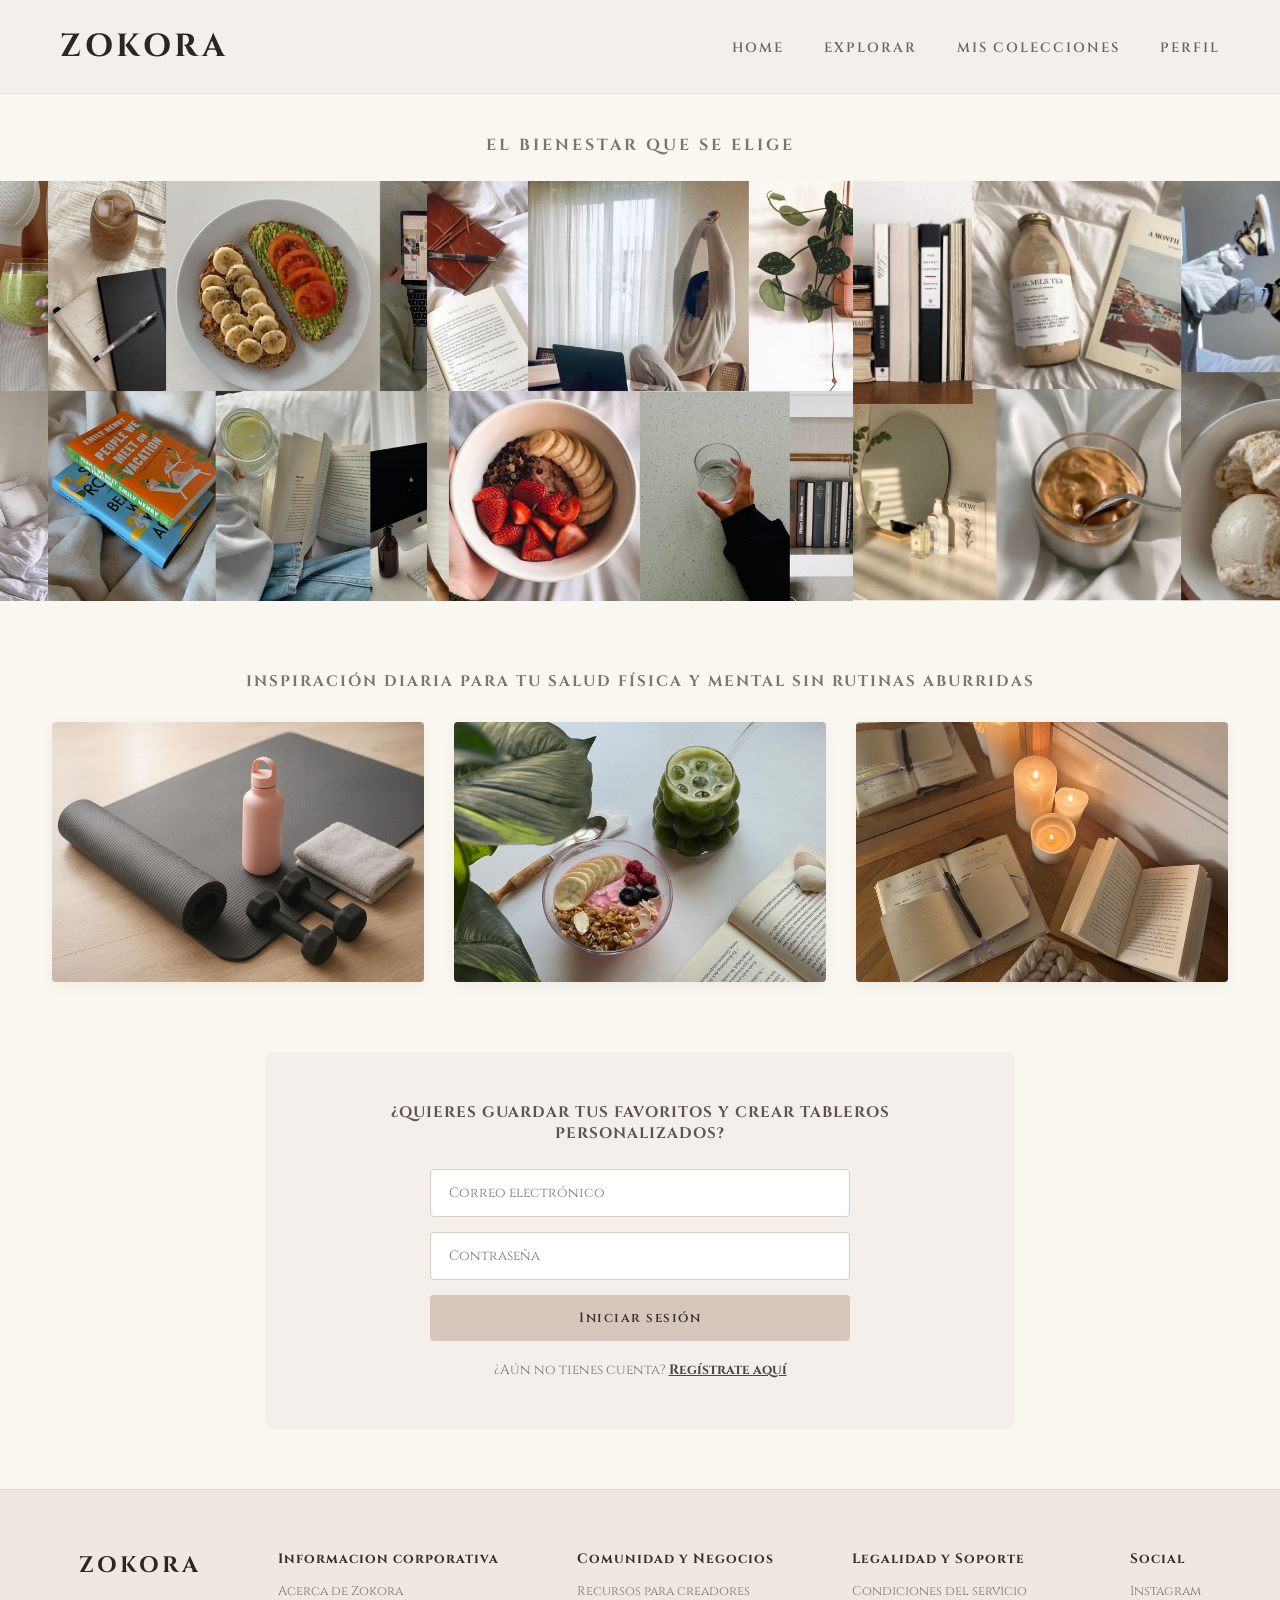
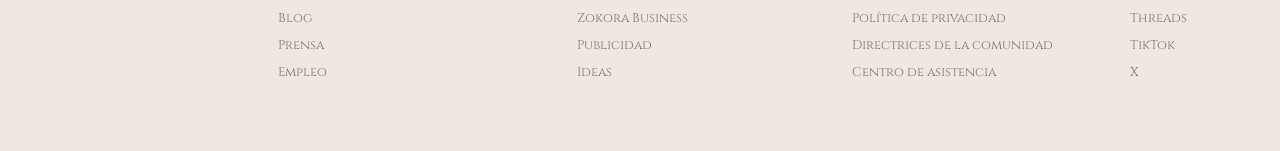
<file: ZOKORA/index.html>
<!DOCTYPE html>
<html lang="es">
<head>
    <meta charset="UTF-8">
    <meta name="viewport" content="width=device-width, initial-scale=1.0">
    <title>Zokora - El bienestar que se elige</title>
    <!-- Importación de tipografía Cinzel desde Google Fonts -->
    <link href="https://fonts.googleapis.com/css2?family=Cinzel:wght@400;500;600;700&display=swap" rel="stylesheet">
    <link rel="stylesheet" href="css/style.css">
</head>
<body>

    <!-- HEADER / LOGO A LA IZQUIERDA Y MENÚ A LA DERECHA -->
    <header class="main-header">
        <div class="logo-container">
            <a href="index.html"><h1>ZOKORA</h1></a>
        </div>
        <nav class="nav-menu">
            <ul>
                <li><a href="index.html">HOME</a></li>
                <li><a href="explorar.html">EXPLORAR</a></li>
                <li><a href="colecciones.html">MIS COLECCIONES</a></li>
                <li><a href="perfil.html">PERFIL</a></li>
            </ul>
        </nav>
    </header>

    <!-- BANNER INICIAL FULL-WIDTH (Ancho completo) -->
    <section class="welcome-banner">
        <h2>EL BIENESTAR QUE SE ELIGE</h2>
        <div class="banner-grid-full">
            <img src="img/banner1.png" alt="Banner Zokora 1">
            <img src="img/banner2.png" alt="Banner Zokora 2">
            <img src="img/banner3.png" alt="Banner Zokora 3">
        </div>
    </section>

    <!-- CONTENIDO PRINCIPAL -->
    <main class="home-container">
        
        <!-- Sección de Inspiración -->
        <section class="inspiration-section">
            <h3>INSPIRACIÓN DIARIA PARA TU SALUD FÍSICA Y MENTAL SIN RUTINAS ABURRIDAS</h3>
            <div class="inspiration-grid">
                <img src="img/banner4.png" alt="Inspiración 1">
                <img src="img/banner5.png" alt="Inspiración 2">
                <img src="img/banner6.png" alt="Inspiración 3">
            </div>
        </section>

        <!-- Sección de Registro / Login rápido -->
        <section class="auth-promo-section">
            <h3>¿QUIERES GUARDAR TUS FAVORITOS Y CREAR TABLEROS PERSONALIZADOS?</h3>
            <form class="quick-login-form" action="perfil.html" method="POST">
                <input type="email" placeholder="Correo electrónico" required>
                <input type="password" placeholder="Contraseña" required>
                <button type="submit">Iniciar sesión</button>
            </form>
            <p class="register-prompt">
                ¿Aún no tienes cuenta? <a href="registro.html">Regístrate aquí</a>
            </p>
        </section>

    </main>

    <!-- FOOTER / PIE DE PÁGINA -->
    <footer class="main-footer">
        <div class="footer-col">
            <h3>ZOKORA</h3>
        </div>
        <div class="footer-col">
            <h4>Informacion corporativa</h4>
            <ul>
                <li><a href="#">Acerca de Zokora</a></li>
                <li><a href="#">Blog</a></li>
                <li><a href="#">Prensa</a></li>
                <li><a href="#">Empleo</a></li>
            </ul>
        </div>
        <div class="footer-col">
            <h4>Comunidad y Negocios</h4>
            <ul>
                <li><a href="#">Recursos para creadores</a></li>
                <li><a href="#">Zokora Business</a></li>
                <li><a href="#">Publicidad</a></li>
                <li><a href="#">Ideas</a></li>
            </ul>
        </div>
        <div class="footer-col">
            <h4>Legalidad y Soporte</h4>
            <ul>
                <li><a href="#">Condiciones del servicio</a></li>
                <li><a href="#">Política de privacidad</a></li>
                <li><a href="#">Directrices de la comunidad</a></li>
                <li><a href="contacto.html">Centro de asistencia</a></li>
            </ul>
        </div>
        <div class="footer-col">
            <h4>Social</h4>
            <ul>
                <li><a href="#">Instagram</a></li>
                <li><a href="#">Threads</a></li>
                <li><a href="#">TikTok</a></li>
                <li><a href="#">X</a></li>
            </ul>
        </div>
    </footer>

</body>
</html>
</file>
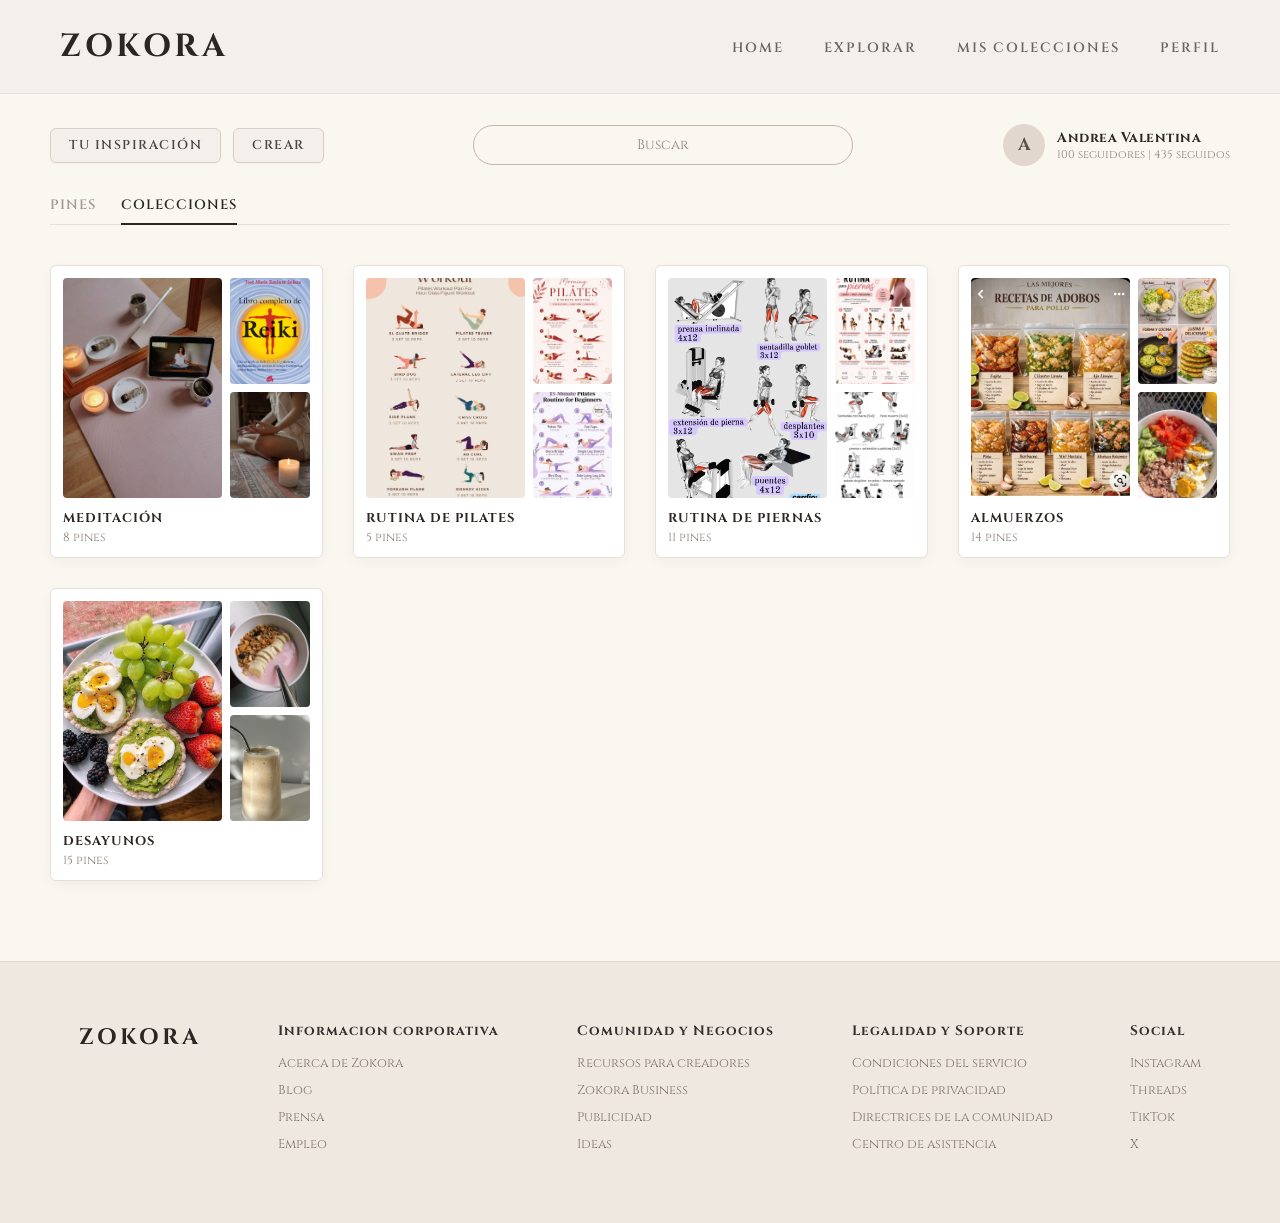
<file: ZOKORA/colecciones.html>
<!DOCTYPE html>
<html lang="es">
<head>
    <meta charset="UTF-8">
    <meta name="viewport" content="width=device-width, initial-scale=1.0">
    <title>Zokora - Mis Colecciones</title>
    <!-- Importación de tipografía Cinzel desde Google Fonts -->
    <link href="https://fonts.googleapis.com/css2?family=Cinzel:wght@400;500;600;700&display=swap" rel="stylesheet">
    <link rel="stylesheet" href="css/style.css">
</head>
<body>

    <!-- HEADER -->
    <header class="main-header">
        <div class="logo-container">
            <a href="index.html"><h1>ZOKORA</h1></a>
        </div>
        <nav class="nav-menu">
            <ul>
                <li><a href="index.html">HOME</a></li>
                <li><a href="explorar.html">EXPLORAR</a></li>
                <li><a href="colecciones.html" class="active">MIS COLECCIONES</a></li>
                <li><a href="perfil.html">PERFIL</a></li>
            </ul>
        </nav>
    </header>

    <!-- CONTENIDO PRINCIPAL: MIS COLECCIONES -->
    <main class="collections-container">
        
        <!-- Barra superior de búsqueda y perfil -->
        <div class="collections-top-bar">
            <div class="action-buttons">
                <button class="filter-tag-btn">TU INSPIRACIÓN</button>
                <button class="filter-tag-btn">CREAR</button>
            </div>
            
            <div class="search-wrapper">
                <input type="text" placeholder="Buscar">
            </div>

            <div class="user-profile-badge">
                <div class="avatar-circle">A</div>
                <div class="user-info">
                    <span class="user-name">Andrea Valentina</span>
                    <span class="user-stats">100 seguidores | 435 seguidos</span>
                </div>
            </div>
        </div>

        <!-- Pestañas de Navegación Interna -->
        <div class="collections-tabs">
            <a href="#" class="tab-link">PINES</a>
            <a href="#" class="tab-link active-tab">COLECCIONES</a>
        </div>

        <!-- Cuadrícula de Tarjetas de Colecciones -->
        <div class="collections-grid">
            
            <!-- Colección 1: Meditacion -->
            <div class="collection-card">
                <div class="collection-preview-grid">
                    <div class="col-main-img"><img src="img/meditacion.png" alt="Meditacion 1"></div>
                    <div class="col-sub-imgs">
                        <img src="img/meditacion2.png" alt="Meditacion 2">
                        <img src="img/meditacion3.png" alt="Meditación 3">
                    </div>
                </div>
                <div class="collection-info">
                    <h3>MEDITACIÓN</h3>
                    <p>8 pines</p>
                </div>
            </div>

            <!-- Colección 2: Rutina de Pilates -->
            <div class="collection-card">
                <div class="collection-preview-grid">
                    <div class="col-main-img"><img src="img/pilates1.png" alt="Pilates 1"></div>
                    <div class="col-sub-imgs">
                        <img src="img/pilates2.png" alt="Pilates 2">
                        <img src="img/pilates3.png" alt="Pilates 3">
                    </div>
                </div>
                <div class="collection-info">
                    <h3>RUTINA DE PILATES</h3>
                    <p>5 pines</p>
                </div>
            </div>

            <!-- Colección 3: Rutina de Piernas -->
            <div class="collection-card">
                <div class="collection-preview-grid">
                    <div class="col-main-img"><img src="img/piernas1.png" alt="Piernas 1"></div>
                    <div class="col-sub-imgs">
                        <img src="img/piernas2.png" alt="Piernas 2">
                        <img src="img/piernas3.png" alt="Piernas 3">
                    </div>
                </div>
                <div class="collection-info">
                    <h3>RUTINA DE PIERNAS</h3>
                    <p>11 pines</p>
                </div>
            </div>

            <!-- Colección 4: Almuerzos -->
            <div class="collection-card">
                <div class="collection-preview-grid">
                    <div class="col-main-img"><img src="img/almuerzo1.png" alt="Almuerzo 1"></div>
                    <div class="col-sub-imgs">
                        <img src="img/almuerzo2.png" alt="Almuerzo 2">
                        <img src="img/almuerzo3.png" alt="Almuerzo 3">
                    </div>
                </div>
                <div class="collection-info">
                    <h3>ALMUERZOS</h3>
                    <p>14 pines</p>
                </div>
            </div>

            <!-- Colección 5: Desayunos (Abajo a la izquierda) -->
            <div class="collection-card">
                <div class="collection-preview-grid">
                    <div class="col-main-img"><img src="img/desayuno1.png" alt="Desayuno 1"></div>
                    <div class="col-sub-imgs">
                        <img src="img/desayuno2.png" alt="Desayuno 2">
                        <img src="img/desayuno3.png" alt="Desayuno 3">
                    </div>
                </div>
                <div class="collection-info">
                    <h3>DESAYUNOS</h3>
                    <p>15 pines</p>
                </div>
            </div>

        </div>

    </main>

    <!-- FOOTER -->
    <footer class="main-footer">
        <div class="footer-col">
            <h3>ZOKORA</h3>
        </div>
        <div class="footer-col">
            <h4>Informacion corporativa</h4>
            <ul>
                <li><a href="#">Acerca de Zokora</a></li>
                <li><a href="#">Blog</a></li>
                <li><a href="#">Prensa</a></li>
                <li><a href="#">Empleo</a></li>
            </ul>
        </div>
        <div class="footer-col">
            <h4>Comunidad y Negocios</h4>
            <ul>
                <li><a href="#">Recursos para creadores</a></li>
                <li><a href="#">Zokora Business</a></li>
                <li><a href="#">Publicidad</a></li>
                <li><a href="#">Ideas</a></li>
            </ul>
        </div>
        <div class="footer-col">
            <h4>Legalidad y Soporte</h4>
            <ul>
                <li><a href="#">Condiciones del servicio</a></li>
                <li><a href="#">Política de privacidad</a></li>
                <li><a href="#">Directrices de la comunidad</a></li>
                <li><a href="contacto.html">Centro de asistencia</a></li>
            </ul>
        </div>
        <div class="footer-col">
            <h4>Social</h4>
            <ul>
                <li><a href="#">Instagram</a></li>
                <li><a href="#">Threads</a></li>
                <li><a href="#">TikTok</a></li>
                <li><a href="#">X</a></li>
            </ul>
        </div>
    </footer>

</body>
</html>
</file>
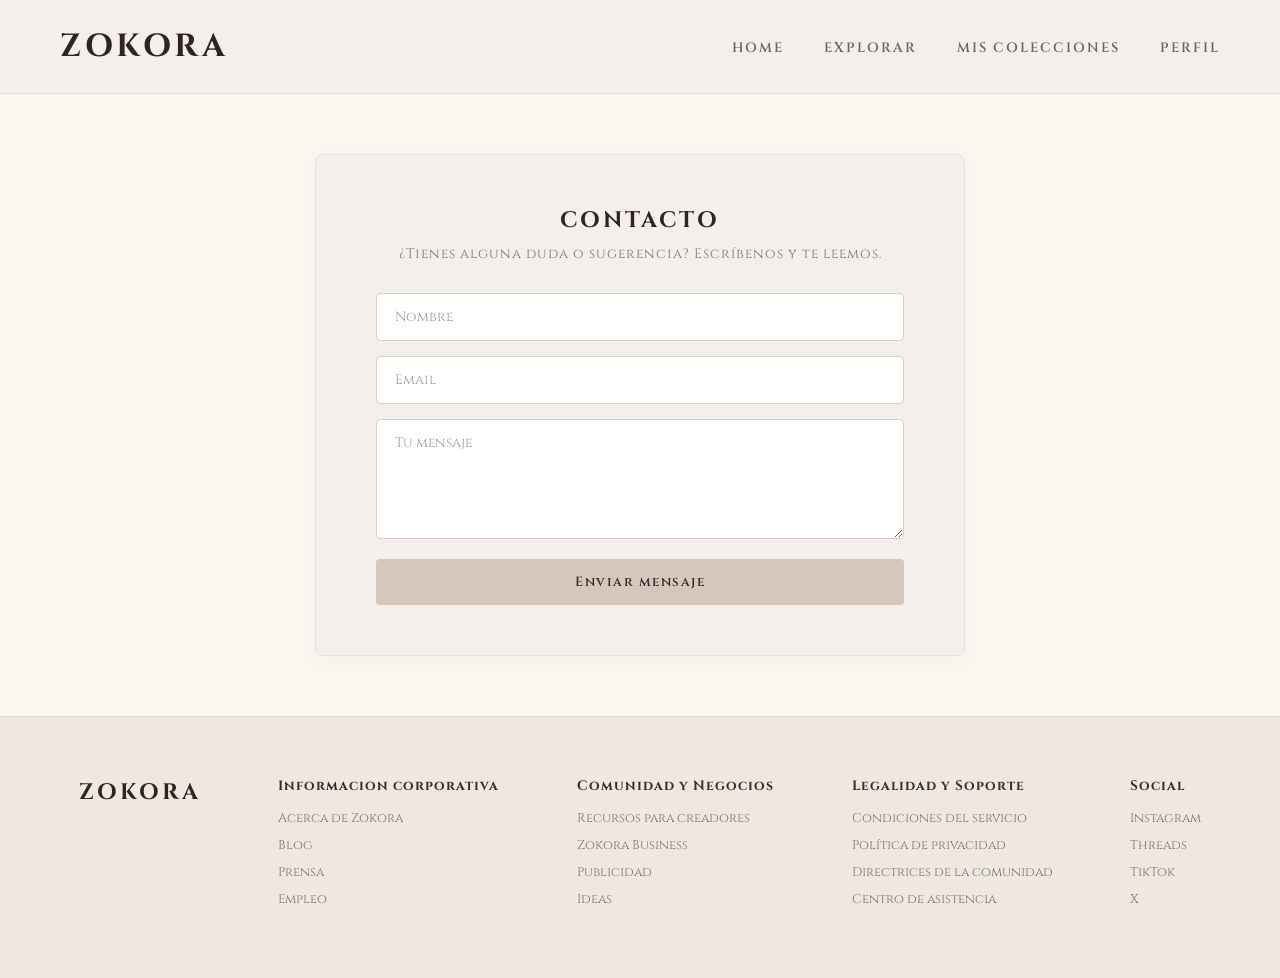
<file: ZOKORA/contacto.html>
<!DOCTYPE html>
<html lang="es">
<head>
    <meta charset="UTF-8">
    <meta name="viewport" content="width=device-width, initial-scale=1.0">
    <title>Zokora - Contacto</title>
    <!-- Importación de tipografía Cinzel desde Google Fonts -->
    <link href="https://fonts.googleapis.com/css2?family=Cinzel:wght@400;500;600;700&display=swap" rel="stylesheet">
    <link rel="stylesheet" href="css/style.css">
</head>
<body>

    <!-- HEADER -->
    <header class="main-header">
        <div class="logo-container">
            <a href="index.html"><h1>ZOKORA</h1></a>
        </div>
        <nav class="nav-menu">
            <ul>
                <li><a href="index.html">HOME</a></li>
                <li><a href="explorar.html">EXPLORAR</a></li>
                <li><a href="colecciones.html">MIS COLECCIONES</a></li>
                <li><a href="perfil.html">PERFIL</a></li>
            </ul>
        </nav>
    </header>

    <!-- CONTENIDO PRINCIPAL: CONTACTO -->
    <main class="contact-container">
        <div class="contact-card">
            <h2>CONTACTO</h2>
            <p class="contact-subtitle">¿Tienes alguna duda o sugerencia? Escríbenos y te leemos.</p>

            <form class="contact-form" action="#" method="POST">
                <input type="text" placeholder="Nombre" required>
                <input type="email" placeholder="Email" required>
                <textarea placeholder="Tu mensaje" rows="5" required></textarea>
                
                <button type="submit" class="submit-btn">Enviar mensaje</button>
            </form>
        </div>
    </main>

    <!-- FOOTER -->
    <footer class="main-footer">
        <div class="footer-col">
            <h3>ZOKORA</h3>
        </div>
        <div class="footer-col">
            <h4>Informacion corporativa</h4>
            <ul>
                <li><a href="#">Acerca de Zokora</a></li>
                <li><a href="#">Blog</a></li>
                <li><a href="#">Prensa</a></li>
                <li><a href="#">Empleo</a></li>
            </ul>
        </div>
        <div class="footer-col">
            <h4>Comunidad y Negocios</h4>
            <ul>
                <li><a href="#">Recursos para creadores</a></li>
                <li><a href="#">Zokora Business</a></li>
                <li><a href="#">Publicidad</a></li>
                <li><a href="#">Ideas</a></li>
            </ul>
        </div>
        <div class="footer-col">
            <h4>Legalidad y Soporte</h4>
            <ul>
                <li><a href="#">Condiciones del servicio</a></li>
                <li><a href="#">Política de privacidad</a></li>
                <li><a href="#">Directrices de la comunidad</a></li>
                <li><a href="contacto.html">Centro de asistencia</a></li>
            </ul>
        </div>
        <div class="footer-col">
            <h4>Social</h4>
            <ul>
                <li><a href="#">Instagram</a></li>
                <li><a href="#">Threads</a></li>
                <li><a href="#">TikTok</a></li>
                <li><a href="#">X</a></li>
            </ul>
        </div>
    </footer>

</body>
</html>
</file>
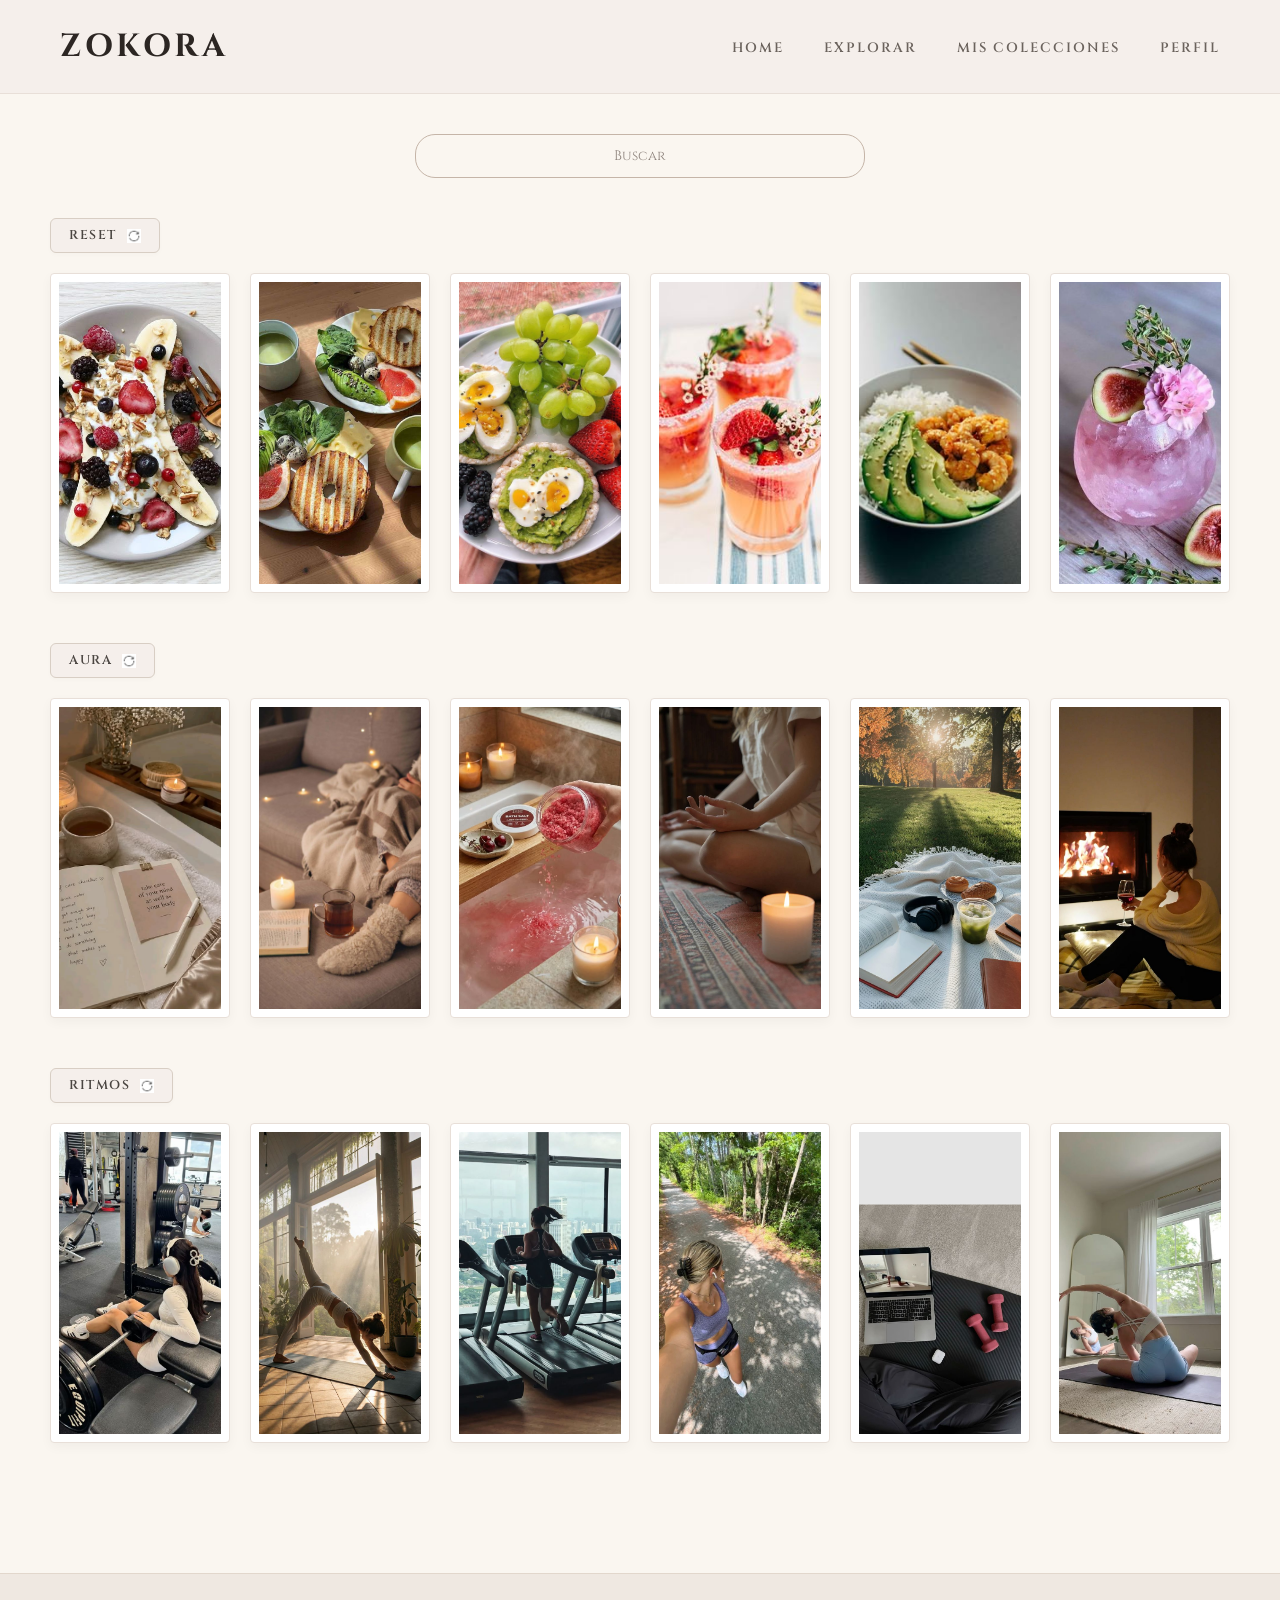
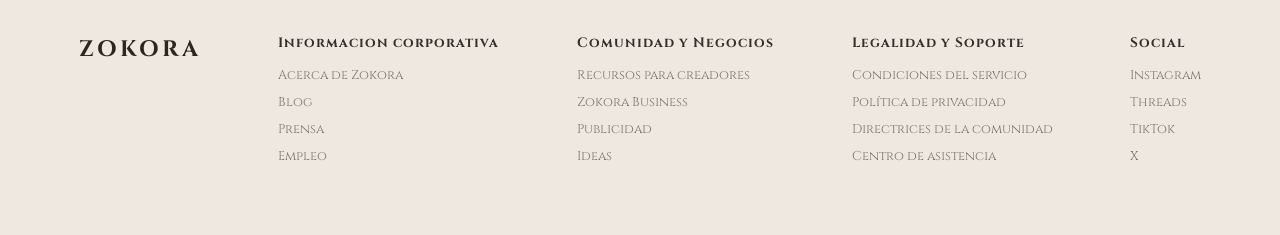
<file: ZOKORA/explorar.html>
<!DOCTYPE html>
<html lang="es">
<head>
<meta charset="UTF-8">
<meta name="viewport" content="width=device-width, initial-scale=1.0">
<title>Zokora - Explorar</title>
<!-- Importación de tipografía Cinzel desde Google Fonts -->
<link href="https://fonts.googleapis.com/css2?family=Cinzel:wght@400;500;600;700&display=swap" rel="stylesheet">
<link rel="stylesheet" href="css/style.css">
</head>
<body>

<!-- HEADER -->
<header class="main-header">
<div class="logo-container">
<a href="index.html"><h1>ZOKORA</h1></a>
</div>
<nav class="nav-menu">
<ul>
<li><a href="index.html">HOME</a></li>
<li><a href="explorar.html">EXPLORAR</a></li>
<li><a href="colecciones.html">MIS COLECCIONES</a></li>
<li><a href="perfil.html">PERFIL</a></li>
</ul>
</nav>
</header>

<!-- CONTENIDO PRINCIPAL: EXPLORAR -->
<main class="explore-container">
<!-- Barra de búsqueda superior -->
<div class="explore-search-bar">
<input type="text" placeholder="Buscar">
</div>

<!-- Botón General Reset con icono -->
<div class="category-header-top">
<button class="filter-tag-btn">
RESET <img src="img/actualizar.png" alt="Actualizar">
</button>
</div>

<!-- CATEGORÍA 1: RESET (Galería de 6 imágenes) -->
<section class="category-section">
<div class="category-grid">
<div class="explore-card"><img src="img/receta1.png" alt="Reset 1"></div>
<div class="explore-card"><img src="img/receta2.png" alt="Reset 2"></div>
<div class="explore-card"><img src="img/receta3.png" alt="Reset 3"></div>
<div class="explore-card"><img src="img/receta4.png" alt="Reset 4"></div>
<div class="explore-card"><img src="img/receta5.png" alt="Reset 5"></div>
<div class="explore-card"><img src="img/receta6.png" alt="Reset 6"></div>
</div>
</section>

<!-- CATEGORÍA 2: AURA -->
<section class="category-section">
<div class="category-title-bar">
<button class="filter-tag-btn">
AURA <img src="img/actualizar.png" alt="Actualizar">
</button>
</div>
<div class="category-grid">
<div class="explore-card"><img src="img/desconexion1.png" alt="Aura 1"></div>
<div class="explore-card"><img src="img/desconexion2.png" alt="Aura 2"></div>
<div class="explore-card"><img src="img/desconexion3.png" alt="Aura 3"></div>
<div class="explore-card"><img src="img/desconexion4.png" alt="Aura 4"></div>
<div class="explore-card"><img src="img/desconexion5.png" alt="Aura 5"></div>
<div class="explore-card"><img src="img/desconexion6.png" alt="Aura 6"></div>
</div>
</section>

<!-- CATEGORÍA 3: RITMOS -->
<section class="category-section">
<div class="category-title-bar">
<button class="filter-tag-btn">
RITMOS <img src="img/actualizar.png" alt="Actualizar">
</button>
</div>
<div class="category-grid">
<div class="explore-card"><img src="img/ejercicio1.png" alt="Ritmo 1"></div>
<div class="explore-card"><img src="img/ejercicio2.png" alt="Ritmo 2"></div>
<div class="explore-card"><img src="img/ejercicio3.png" alt="Ritmo 3"></div>
<div class="explore-card"><img src="img/ejercicio4.png" alt="Ritmo 4"></div>
<div class="explore-card"><img src="img/ejercicio5.png" alt="Ritmo 5"></div>
<div class="explore-card"><img src="img/ejercicio6.png" alt="Ritmo 6"></div>
</div>
</section>

</main>

<!-- FOOTER -->
<footer class="main-footer">
<div class="footer-col">
<h3>ZOKORA</h3>
</div>
<div class="footer-col">
<h4>Informacion corporativa</h4>
<ul>
<li><a href="#">Acerca de Zokora</a></li>
<li><a href="#">Blog</a></li>
<li><a href="#">Prensa</a></li>
<li><a href="#">Empleo</a></li>
</ul>
</div>
<div class="footer-col">
<h4>Comunidad y Negocios</h4>
<ul>
<li><a href="#">Recursos para creadores</a></li>
<li><a href="#">Zokora Business</a></li>
<li><a href="#">Publicidad</a></li>
<li><a href="#">Ideas</a></li>
</ul>
</div>
<div class="footer-col">
<h4>Legalidad y Soporte</h4>
<ul>
<li><a href="#">Condiciones del servicio</a></li>
<li><a href="#">Política de privacidad</a></li>
<li><a href="#">Directrices de la comunidad</a></li>
<li><a href="contacto.html">Centro de asistencia</a></li>
</ul>
</div>
<div class="footer-col">
<h4>Social</h4>
<ul>
<li><a href="#">Instagram</a></li>
<li><a href="#">Threads</a></li>
<li><a href="#">TikTok</a></li>
<li><a href="#">X</a></li>
</ul>
</div>
</footer>

</body>
</html>
</file>
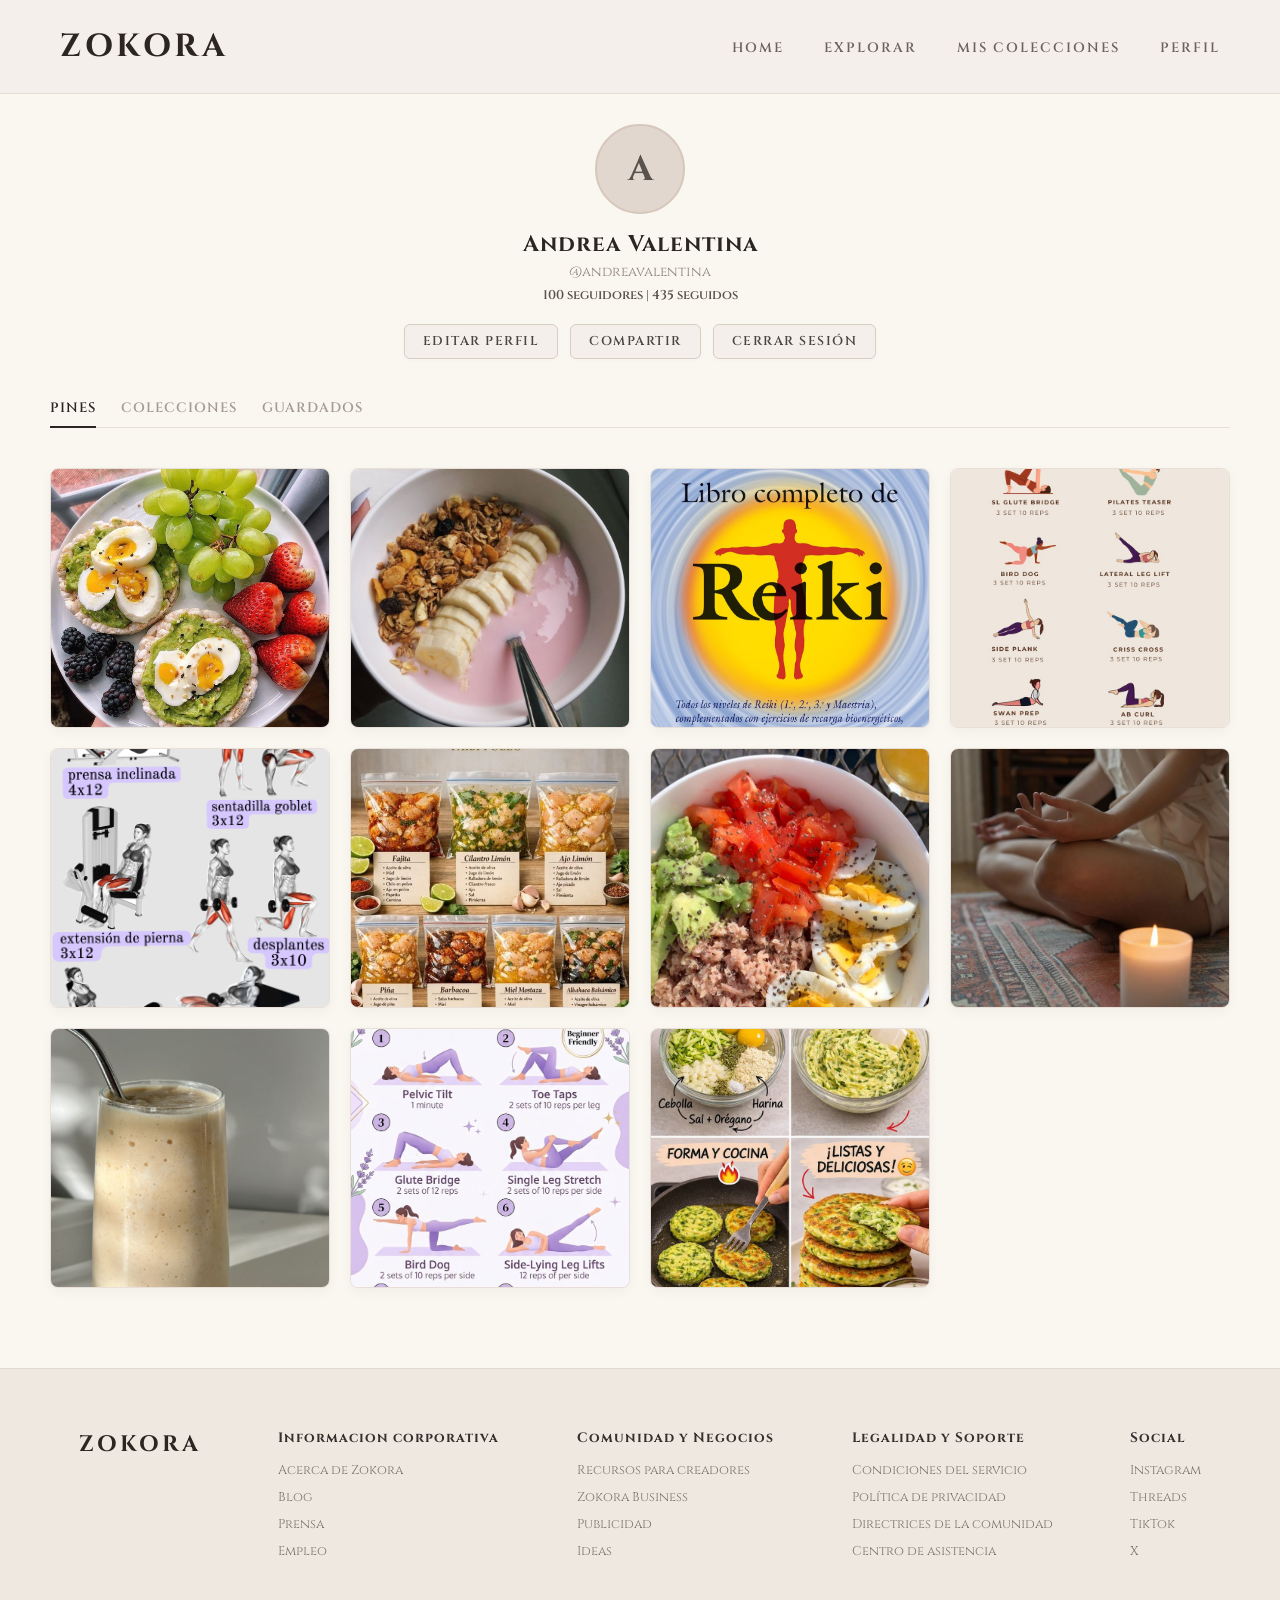
<file: ZOKORA/perfil.html>
<!DOCTYPE html>
<html lang="es">
<head>
    <meta charset="UTF-8">
    <meta name="viewport" content="width=device-width, initial-scale=1.0">
    <title>Zokora - Perfil de Andrea Valentina</title>
    <!-- Importación de tipografía Cinzel desde Google Fonts -->
    <link href="https://fonts.googleapis.com/css2?family=Cinzel:wght@400;500;600;700&display=swap" rel="stylesheet">
    <link rel="stylesheet" href="css/style.css">
</head>
<body>

    <!-- HEADER -->
    <header class="main-header">
        <div class="logo-container">
            <a href="index.html"><h1>ZOKORA</h1></a>
        </div>
        <nav class="nav-menu">
            <ul>
                <li><a href="index.html">HOME</a></li>
                <li><a href="explorar.html">EXPLORAR</a></li>
                <li><a href="colecciones.html">MIS COLECCIONES</a></li>
                <li><a href="perfil.html" class="active">PERFIL</a></li>
            </ul>
        </nav>
    </header>

    <!-- CONTENIDO PRINCIPAL: PERFIL -->
    <main class="profile-container">
        
        <div class="profile-header-card">
            <div class="profile-avatar-large">A</div>
            <div class="profile-details">
                <h2>Andrea Valentina</h2>
                <p class="profile-username">@andreavalentina</p>
                <p class="profile-stats-text">100 seguidores | 435 seguidos</p>
            </div>
            <div class="profile-actions">
                <button class="filter-tag-btn">EDITAR PERFIL</button>
                <button class="filter-tag-btn">COMPARTIR</button>
                <button class="filter-tag-btn logout-btn">CERRAR SESIÓN</button>
            </div>
        </div>

        <div class="collections-tabs">
            <a href="#" class="tab-link active-tab">PINES</a>
            <a href="#" class="tab-link">COLECCIONES</a>
            <a href="#" class="tab-link">GUARDADOS</a>
        </div>

        <div class="profile-pins-grid">
            
            <div class="pin-item"><img src="img/desayuno1.png" alt="Desayuno 1"></div>
            <div class="pin-item"><img src="img/desayuno2.png" alt="Desayuno 2"></div>
            <div class="pin-item"><img src="img/meditacion2.png" alt="Meditación 2"></div>
            <div class="pin-item"><img src="img/pilates1.png" alt="Pilates 1"></div>
            <div class="pin-item"><img src="img/piernas1.png" alt="Piernas 1"></div>
            <div class="pin-item"><img src="img/almuerzo1.png" alt="Almuerzo 1"></div>
            <div class="pin-item"><img src="img/almuerzo3.png" alt="Almuerzo 3"></div>
            <div class="pin-item"><img src="img/meditacion3.png" alt="Meditación 3"></div>
            <div class="pin-item"><img src="img/desayuno3.png" alt="Desayuno 3"></div>
            <div class="pin-item"><img src="img/pilates3.png" alt="Pilates 3"></div>
            <div class="pin-item"><img src="img/almuerzo2.png" alt="Almuerzo 2"></div>

        </div>

    </main>

    <!-- FOOTER -->
    <footer class="main-footer">
        <div class="footer-col">
            <h3>ZOKORA</h3>
        </div>
        <div class="footer-col">
            <h4>Informacion corporativa</h4>
            <ul>
                <li><a href="#">Acerca de Zokora</a></li>
                <li><a href="#">Blog</a></li>
                <li><a href="#">Prensa</a></li>
                <li><a href="#">Empleo</a></li>
            </ul>
        </div>
        <div class="footer-col">
            <h4>Comunidad y Negocios</h4>
            <ul>
                <li><a href="#">Recursos para creadores</a></li>
                <li><a href="#">Zokora Business</a></li>
                <li><a href="#">Publicidad</a></li>
                <li><a href="#">Ideas</a></li>
            </ul>
        </div>
        <div class="footer-col">
            <h4>Legalidad y Soporte</h4>
            <ul>
                <li><a href="#">Condiciones del servicio</a></li>
                <li><a href="#">Política de privacidad</a></li>
                <li><a href="#">Directrices de la comunidad</a></li>
                <li><a href="contacto.html">Centro de asistencia</a></li>
            </ul>
        </div>
        <div class="footer-col">
            <h4>Social</h4>
            <ul>
                <li><a href="#">Instagram</a></li>
                <li><a href="#">Threads</a></li>
                <li><a href="#">TikTok</a></li>
                <li><a href="#">X</a></li>
            </ul>
        </div>
    </footer>

</body>
</html>
</file>
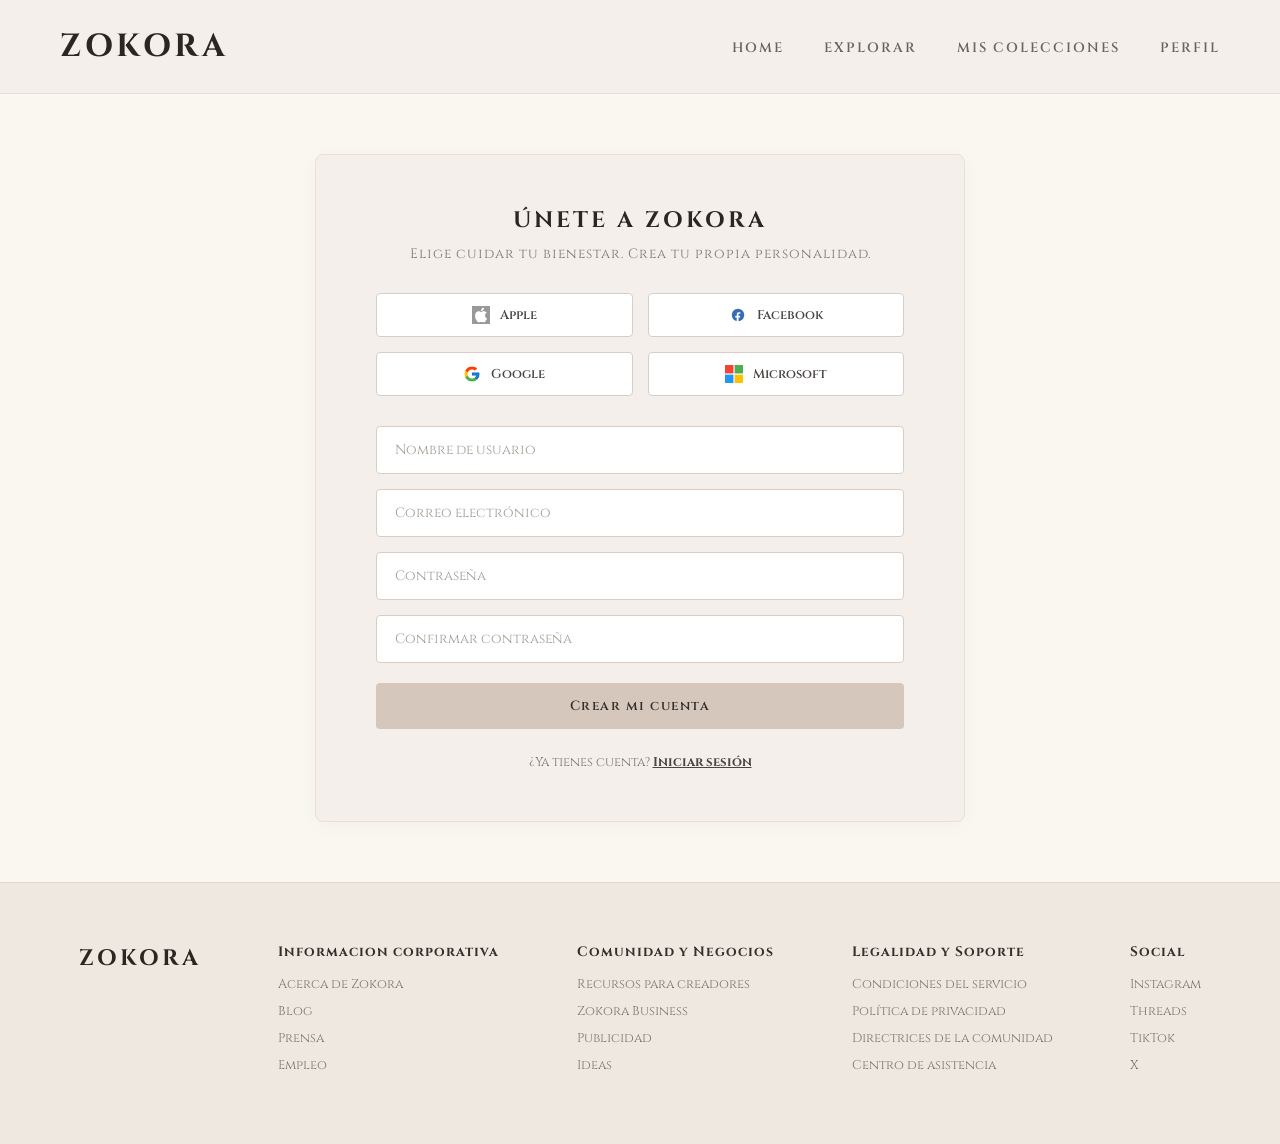
<file: ZOKORA/registro.html>
<!DOCTYPE html>
<html lang="es">
<head>
    <meta charset="UTF-8">
    <meta name="viewport" content="width=device-width, initial-scale=1.0">
    <title>Zokora - Regístrate</title>
    <!-- Importación de tipografía Cinzel desde Google Fonts -->
    <link href="https://fonts.googleapis.com/css2?family=Cinzel:wght@400;500;600;700&display=swap" rel="stylesheet">
    <link rel="stylesheet" href="css/style.css">
</head>
<body>

    <!-- HEADER -->
    <header class="main-header">
        <div class="logo-container">
            <a href="index.html"><h1>ZOKORA</h1></a>
        </div>
        <nav class="nav-menu">
            <ul>
                <li><a href="index.html">HOME</a></li>
                <li><a href="explorar.html">EXPLORAR</a></li>
                <li><a href="colecciones.html">MIS COLECCIONES</a></li>
                <li><a href="perfil.html">PERFIL</a></li>
            </ul>
        </nav>
    </header>

    <!-- CONTENIDO PRINCIPAL: REGISTRO -->
    <main class="register-container">
        <div class="register-card">
            <h2>ÚNETE A ZOKORA</h2>
            <p class="register-subtitle">Elige cuidar tu bienestar. Crea tu propia personalidad.</p>

<!-- Botones de Registro Social con iconos -->
            <div class="social-login-grid">
                <button class="social-btn">
                    <img src="img/apple.png" alt="Apple"> Apple
                </button>
                <button class="social-btn">
                    <img src="img/facebook.png" alt="Facebook"> Facebook
                </button>
                <button class="social-btn">
                    <img src="img/google.png" alt="Google"> Google
                </button>
                <button class="social-btn">
                    <img src="img/microsoft.png" alt="Microsoft"> Microsoft
                </button>
            </div>

            <!-- Formulario de Registro Tradicional -->
            <form class="register-form" action="perfil.html" method="POST">
                <input type="text" placeholder="Nombre de usuario" required>
                <input type="email" placeholder="Correo electrónico" required>
                <input type="password" placeholder="Contraseña" required>
                <input type="password" placeholder="Confirmar contraseña" required>
                
                <button type="submit" class="submit-btn">Crear mi cuenta</button>
            </form>

            <p class="login-prompt">
                ¿Ya tienes cuenta? <a href="perfil.html">Iniciar sesión</a>
            </p>
        </div>
    </main>

    <!-- FOOTER -->
    <footer class="main-footer">
        <div class="footer-col">
            <h3>ZOKORA</h3>
        </div>
        <div class="footer-col">
            <h4>Informacion corporativa</h4>
            <ul>
                <li><a href="#">Acerca de Zokora</a></li>
                <li><a href="#">Blog</a></li>
                <li><a href="#">Prensa</a></li>
                <li><a href="#">Empleo</a></li>
            </ul>
        </div>
        <div class="footer-col">
            <h4>Comunidad y Negocios</h4>
            <ul>
                <li><a href="#">Recursos para creadores</a></li>
                <li><a href="#">Zokora Business</a></li>
                <li><a href="#">Publicidad</a></li>
                <li><a href="#">Ideas</a></li>
            </ul>
        </div>
        <div class="footer-col">
            <h4>Legalidad y Soporte</h4>
            <ul>
                <li><a href="#">Condiciones del servicio</a></li>
                <li><a href="#">Política de privacidad</a></li>
                <li><a href="#">Directrices de la comunidad</a></li>
                <li><a href="contacto.html">Centro de asistencia</a></li>
            </ul>
        </div>
        <div class="footer-col">
            <h4>Social</h4>
            <ul>
                <li><a href="#">Instagram</a></li>
                <li><a href="#">Threads</a></li>
                <li><a href="#">TikTok</a></li>
                <li><a href="#">X</a></li>
            </ul>
        </div>
    </footer>

</body>
</html>
</file>
<file: ZOKORA/css/style.css>
/* --- RESET Y ESTILOS GENERALES --- */
* {
    margin: 0;
    padding: 0;
    box-sizing: border-box;
}

body {
    font-family: 'Cinzel', serif;
    background-color: #FAF6F0;
    color: #4A4541;
    display: flex;
    flex-direction: column;
    min-height: 100vh;
}

a {
    text-decoration: none;
    color: inherit;
}

ul {
    list-style: none;
}

/* --- HEADER (Logo izquierda, Menú derecha) --- */
.main-header {
    display: flex;
    justify-content: space-between;
    align-items: center;
    width: 100%;
    padding: 25px 60px;
    background-color: #F5EFEB;
    border-bottom: 1px solid #E8DFD8;
}

.logo-container h1 {
    font-size: 2rem;
    letter-spacing: 4px;
    font-weight: 700;
    color: #2C2623;
}

.nav-menu ul {
    display: flex;
    gap: 40px;
}

.main-header a {
    font-size: 0.85rem;
    font-weight: 600;
    letter-spacing: 2px;
    color: #6B635D;
    transition: color 0.3s ease;
}

.main-header a:hover {
    color: #2C2623;
}

/* --- BANNER INICIAL FULL-WIDTH (Ancho completo real) --- */
.welcome-banner {
    width: 100%;
    margin-top: 40px; /* Separación elegante respecto al header */
    margin-bottom: 70px;
    text-align: center;
}

.welcome-banner h2 {
    font-size: 1rem;
    letter-spacing: 3px;
    margin-bottom: 25px; /* Espacio entre el texto y el mosaico de imágenes */
    color: #7D746D;
}

.banner-grid-full {
    display: flex;
    width: 100vw;
    position: relative;
    left: 50%;
    right: 50%;
    margin-left: -50vw;
    margin-right: -50vw;
    height: 420px;
    overflow: hidden;
    background-color: #FFF;
}

.banner-grid-full img {
    width: 33.333%;
    height: 100%;
    object-fit: cover;
}

/* --- CONTENEDOR PRINCIPAL --- */
.home-container {
    flex: 1;
    padding: 0 40px 60px 40px;
    max-width: 1300px;
    margin: 0 auto;
    width: 100%;
}

.inspiration-section {
    text-align: center;
    margin-bottom: 70px;
}

.inspiration-section h3 {
    font-size: 0.95rem;
    letter-spacing: 2px;
    margin-bottom: 30px;
    color: #7D746D;
}

.inspiration-grid {
    display: flex;
    justify-content: center;
    gap: 30px;
}

.inspiration-grid img {
    width: 31%;
    height: 260px;
    object-fit: cover;
    border-radius: 4px;
    box-shadow: 0 4px 15px rgba(0,0,0,0.05);
}

.auth-promo-section {
    background-color: #F5EFEB;
    padding: 50px;
    border-radius: 8px;
    text-align: center;
    max-width: 750px;
    margin: 0 auto;
}

.auth-promo-section h3 {
    font-size: 0.95rem;
    letter-spacing: 1px;
    margin-bottom: 25px;
    color: #5C544F;
}

.quick-login-form {
    display: flex;
    flex-direction: column;
    gap: 15px;
    max-width: 420px;
    margin: 0 auto 20px auto;
}

.quick-login-form input {
    padding: 14px 18px;
    border: 1px solid #D8CEC4;
    border-radius: 4px;
    background-color: #FFF;
    font-size: 0.85rem;
    font-family: 'Cinzel', serif;
}

.quick-login-form button {
    padding: 14px;
    background-color: #D6C7BC;
    color: #332F2C;
    border: none;
    border-radius: 4px;
    font-weight: 600;
    letter-spacing: 1.5px;
    cursor: pointer;
    font-family: 'Cinzel', serif;
    transition: background-color 0.3s;
}

.quick-login-form button:hover {
    background-color: #C5B5A8;
}

.register-prompt {
    font-size: 0.85rem;
    color: #7D746D;
}

.register-prompt a {
    color: #4A4541;
    font-weight: 700;
    text-decoration: underline;
}

/* --- FOOTER --- */
.main-footer {
    display: flex;
    justify-content: space-around;
    background-color: #EFE8E1;
    padding: 60px 40px;
    border-top: 1px solid #E2D7CC;
    font-size: 0.8rem;
}

.footer-col h3 {
    font-size: 1.4rem;
    letter-spacing: 3px;
    margin-bottom: 20px;
    font-weight: 700;
    color: #2C2623;
}

.footer-col h4 {
    font-size: 0.85rem;
    letter-spacing: 1px;
    margin-bottom: 15px;
    color: #332F2C;
}

.footer-col ul li {
    margin-bottom: 10px;
}

.footer-col ul li a {
    color: #7D746D;
    transition: color 0.2s;
}

.footer-col ul li a:hover {
    color: #2C2623;
}
/* --- SECCIÓN DE REGISTRO --- */
.register-container {
    flex: 1;
    display: flex;
    justify-content: center;
    align-items: center;
    padding: 60px 20px;
}

.register-card {
    background-color: #F5EFEB;
    padding: 50px 60px;
    border-radius: 8px;
    text-align: center;
    max-width: 650px;
    width: 100%;
    box-shadow: 0 4px 20px rgba(0,0,0,0.03);
    border: 1px solid #E8DFD8;
}

.register-card h2 {
    font-size: 1.4rem;
    letter-spacing: 3px;
    margin-bottom: 10px;
    color: #2C2623;
    font-weight: 700;
}

.register-subtitle {
    font-size: 0.85rem;
    color: #7D746D;
    letter-spacing: 1px;
    margin-bottom: 30px;
}

/* Grid para los botones sociales */
.social-login-grid {
    display: grid;
    grid-template-columns: 1fr 1fr;
    gap: 15px;
    margin-bottom: 30px;
}

.social-btn {
    padding: 12px 20px;
    background-color: #FFF;
    border: 1px solid #D8CEC4;
    border-radius: 4px;
    font-size: 0.8rem;
    font-family: 'Cinzel', serif;
    font-weight: 600;
    color: #4A4541;
    cursor: pointer;
    transition: background-color 0.3s;
}

.social-btn:hover {
    background-color: #FAF6F0;
}

/* Formulario */
.register-form {
    display: flex;
    flex-direction: column;
    gap: 15px;
    margin-bottom: 25px;
}

.register-form input {
    padding: 14px 18px;
    border: 1px solid #D8CEC4;
    border-radius: 4px;
    background-color: #FFF;
    font-size: 0.85rem;
    font-family: 'Cinzel', serif;
    color: #4A4541;
}

.register-form input::placeholder {
    color: #A39B93;
}

.submit-btn {
    padding: 14px;
    background-color: #D6C7BC;
    color: #332F2C;
    border: none;
    border-radius: 4px;
    font-weight: 600;
    letter-spacing: 1.5px;
    cursor: pointer;
    font-family: 'Cinzel', serif;
    transition: background-color 0.3s;
    margin-top: 5px;
}

.submit-btn:hover {
    background-color: #C5B5A8;
}

.login-prompt {
    font-size: 0.8rem;
    color: #7D746D;
}

.login-prompt a {
    color: #4A4541;
    font-weight: 700;
    text-decoration: underline;
}
/* --- ESTILOS PARA LOS BOTONES SOCIALES CON ICONOS --- */
.social-btn {
    display: flex;
    align-items: center;
    justify-content: center;
    gap: 10px;
    padding: 12px 20px;
    background-color: #FFF;
    border: 1px solid #D8CEC4;
    border-radius: 4px;
    font-size: 0.8rem;
    font-family: 'Cinzel', serif;
    font-weight: 600;
    color: #4A4541;
    cursor: pointer;
    transition: background-color 0.3s;
}

.social-btn img {
    width: 18px;
    height: 18px;
    object-fit: contain;
}

.social-btn:hover {
    background-color: #FAF6F0;
}
/* --- SECCIÓN DE CONTACTO --- */
.contact-container {
    flex: 1;
    display: flex;
    justify-content: center;
    align-items: center;
    padding: 60px 20px;
}

.contact-card {
    background-color: #F5EFEB;
    padding: 50px 60px;
    border-radius: 8px;
    text-align: center;
    max-width: 650px;
    width: 100%;
    box-shadow: 0 4px 20px rgba(0,0,0,0.03);
    border: 1px solid #E8DFD8;
}

.contact-card h2 {
    font-size: 1.4rem;
    letter-spacing: 3px;
    margin-bottom: 10px;
    color: #2C2623;
    font-weight: 700;
}

.contact-subtitle {
    font-size: 0.85rem;
    color: #7D746D;
    letter-spacing: 1px;
    margin-bottom: 30px;
}

/* Formulario de contacto */
.contact-form {
    display: flex;
    flex-direction: column;
    gap: 15px;
}

.contact-form input,
.contact-form textarea {
    padding: 14px 18px;
    border: 1px solid #D8CEC4;
    border-radius: 4px;
    background-color: #FFF;
    font-size: 0.85rem;
    font-family: 'Cinzel', serif;
    color: #4A4541;
    resize: vertical;
}

.contact-form input::placeholder,
.contact-form textarea::placeholder {
    color: #A39B93;
}
/* --- SECCIÓN MIS COLECCIONES (CUADRÍCULA DE TARJETAS) --- */
.collections-container {
    max-width: 1400px;
    margin: 0 auto;
    width: 100%;
    padding: 30px 50px 80px 50px;
}

.collections-top-bar {
    display: flex;
    align-items: center;
    justify-content: space-between;
    margin-bottom: 30px;
}

.action-buttons {
    display: flex;
    gap: 12px;
}

.search-wrapper {
    flex: 1;
    display: flex;
    justify-content: center;
    padding: 0 20px;
}

.search-wrapper input {
    width: 380px;
    padding: 10px 20px;
    background-color: transparent;
    border: 1px solid #C5B5A8;
    border-radius: 20px;
    font-size: 0.85rem;
    font-family: 'Cinzel', serif;
    color: #4A4541;
    text-align: center;
    outline: none;
}

.search-wrapper input::placeholder {
    color: #8C827B;
}

.user-profile-badge {
    display: flex;
    align-items: center;
    gap: 12px;
}

.avatar-circle {
    width: 42px;
    height: 42px;
    background-color: #E2D7CE;
    border-radius: 50%;
    display: flex;
    align-items: center;
    justify-content: center;
    font-family: 'Cinzel', serif;
    font-weight: 700;
    color: #5A524C;
    font-size: 1.1rem;
}

.user-info {
    display: flex;
    flex-direction: column;
}

.user-name {
    font-family: 'Cinzel', serif;
    font-size: 0.85rem;
    font-weight: 700;
    color: #2C2623;
    letter-spacing: 0.5px;
}

.user-stats {
    font-size: 0.7rem;
    color: #8C827B;
    font-family: 'Cinzel', serif;
}

.collections-tabs {
    display: flex;
    gap: 25px;
    margin-bottom: 40px;
    border-bottom: 1px solid #E8DFD8;
    padding-bottom: 10px;
}

.tab-link {
    font-family: 'Cinzel', serif;
    font-size: 0.85rem;
    font-weight: 600;
    color: #A39B93;
    text-decoration: none;
    letter-spacing: 1px;
}

.tab-link.active-tab {
    color: #2C2623;
    border-bottom: 2px solid #2C2623;
    padding-bottom: 8px;
    margin-bottom: -11px;
}

/* Cuadrícula de 4 columnas para las colecciones */
.collections-grid {
    display: grid;
    grid-template-columns: repeat(4, 1fr);
    gap: 30px;
}

.collection-card {
    background-color: #FFFFFF;
    padding: 12px;
    border-radius: 6px;
    box-shadow: 0 4px 15px rgba(0, 0, 0, 0.04);
    border: 1px solid #E8DFD8;
    display: flex;
    flex-direction: column;
    gap: 12px;
}

/* Disposición interna de las imágenes en la tarjeta (imagen grande izquierda, dos pequeñas derecha) */
.collection-preview-grid {
    display: flex;
    gap: 8px;
    height: 220px;
}

.col-main-img {
    flex: 2;
    height: 100%;
    overflow: hidden;
    border-radius: 4px;
}

.col-main-img img {
    width: 100%;
    height: 100%;
    object-fit: cover;
}

.col-sub-imgs {
    flex: 1;
    display: flex;
    flex-direction: column;
    gap: 8px;
    height: 100%;
}

.col-sub-imgs img {
    width: 100%;
    height: calc(50% - 4px);
    object-fit: cover;
    border-radius: 4px;
}

.collection-info h3 {
    font-family: 'Cinzel', serif;
    font-size: 0.8rem;
    letter-spacing: 1px;
    color: #2C2623;
    margin-bottom: 2px;
}

.collection-info p {
    font-size: 0.75rem;
    color: #8C827B;
    font-family: 'Cinzel', serif;
}
.filter-tag-btn {
    background-color: #F4EBE2;
    border: 1px solid #D6C8BC;
    border-radius: 20px;
    padding: 9px 20px;
    font-family: 'Cinzel', serif;
    font-size: 0.75rem;
    font-weight: 600;
    color: #4A4541;
    cursor: pointer;
    letter-spacing: 0.5px;
    transition: all 0.2s ease;
}

.filter-tag-btn:hover {
    background-color: #EADFD5;
    border-color: #C5B5A8;
}
/* --- SECCIÓN PERFIL --- */
.profile-container {
    max-width: 1400px;
    margin: 0 auto;
    width: 100%;
    padding: 30px 50px 80px 50px;
}

.profile-header-card {
    display: flex;
    flex-direction: column;
    align-items: center;
    text-align: center;
    margin-bottom: 40px;
    gap: 15px;
}

.profile-avatar-large {
    width: 90px;
    height: 90px;
    background-color: #E2D7CE;
    border-radius: 50%;
    display: flex;
    align-items: center;
    justify-content: center;
    font-family: 'Cinzel', serif;
    font-weight: 700;
    color: #5A524C;
    font-size: 2.2rem;
    border: 2px solid #D6C8BC;
}

.profile-details h2 {
    font-family: 'Cinzel', serif;
    font-size: 1.4rem;
    color: #2C2623;
    letter-spacing: 1px;
    margin-bottom: 4px;
}

.profile-username {
    font-size: 0.85rem;
    color: #8C827B;
    font-family: 'Cinzel', serif;
    margin-bottom: 6px;
}

.profile-stats-text {
    font-size: 0.8rem;
    color: #5A524C;
    font-family: 'Cinzel', serif;
    font-weight: 600;
}

.profile-actions {
    display: flex;
    gap: 12px;
    margin-top: 5px;
}

/* Cuadrícula compacta para los pines del perfil en cascada simétrica */
.profile-pins-grid {
    display: grid;
    grid-template-columns: repeat(4, 1fr);
    gap: 20px;
}

.pin-item {
    background-color: #FFFFFF;
    border-radius: 8px;
    overflow: hidden;
    box-shadow: 0 4px 12px rgba(0, 0, 0, 0.04);
    border: 1px solid #E8DFD8;
    height: 260px;
}

.pin-item img {
    width: 100%;
    height: 100%;
    object-fit: cover;
    display: block;
}
/* --- ESTILO PARA EL BOTÓN DE CERRAR SESIÓN --- */
.logout-btn {
    color: #8C5347; /* Un tono sutil terracota/marrón suave para indicar salida */
    border-color: #D8C3BC;
}

.logout-btn:hover {
    background-color: #F8EDE9;
    border-color: #C8A8A0;
}
/* --- SECCIÓN EXPLORAR --- */
.explore-container {
    max-width: 1400px;
    margin: 0 auto;
    width: 100%;
    padding: 40px 50px 80px 50px;
}

/* Barra de búsqueda superior */
.explore-search-bar {
    display: flex;
    justify-content: center;
    margin-bottom: 40px;
}

.explore-search-bar input {
    width: 450px;
    padding: 12px 20px;
    background-color: transparent;
    border: 1px solid #C5B5A8;
    border-radius: 20px;
    font-size: 0.85rem;
    font-family: 'Cinzel', serif;
    color: #4A4541;
    text-align: center;
    outline: none;
}

.explore-search-bar input::placeholder {
    color: #8C827B;
}

/* Botones de Categorías / Filtros con icono actualizar */
.category-header-top,
.category-title-bar {
    margin-bottom: 20px;
}

.filter-tag-btn {
    display: inline-flex;
    align-items: center;
    gap: 10px;
    background-color: #F5EFEB;
    border: 1px solid #D8CEC4;
    padding: 8px 18px;
    border-radius: 6px;
    font-family: 'Cinzel', serif;
    font-size: 0.8rem;
    font-weight: 600;
    letter-spacing: 1.5px;
    color: #4A4541;
    cursor: pointer;
    box-shadow: 0 2px 5px rgba(0,0,0,0.02);
}

.filter-tag-btn img {
    width: 14px;
    height: 14px;
    object-fit: contain;
}

/* Cuadrículas de imágenes estilo tarjeta */
.category-section {
    margin-bottom: 50px;
}

.category-grid {
    display: grid;
    grid-template-columns: repeat(6, 1fr);
    gap: 20px;
}

.explore-card {
    background-color: #FFFFFF;
    padding: 8px;
    border-radius: 4px;
    box-shadow: 0 4px 12px rgba(0, 0, 0, 0.04);
    border: 1px solid #E8DFD8;
    height: 320px;
    display: flex;
    align-items: center;
    justify-content: center;
    overflow: hidden;
}

.explore-card img {
    width: 100%;
    height: 100%;
    object-fit: cover;
}
</file>
